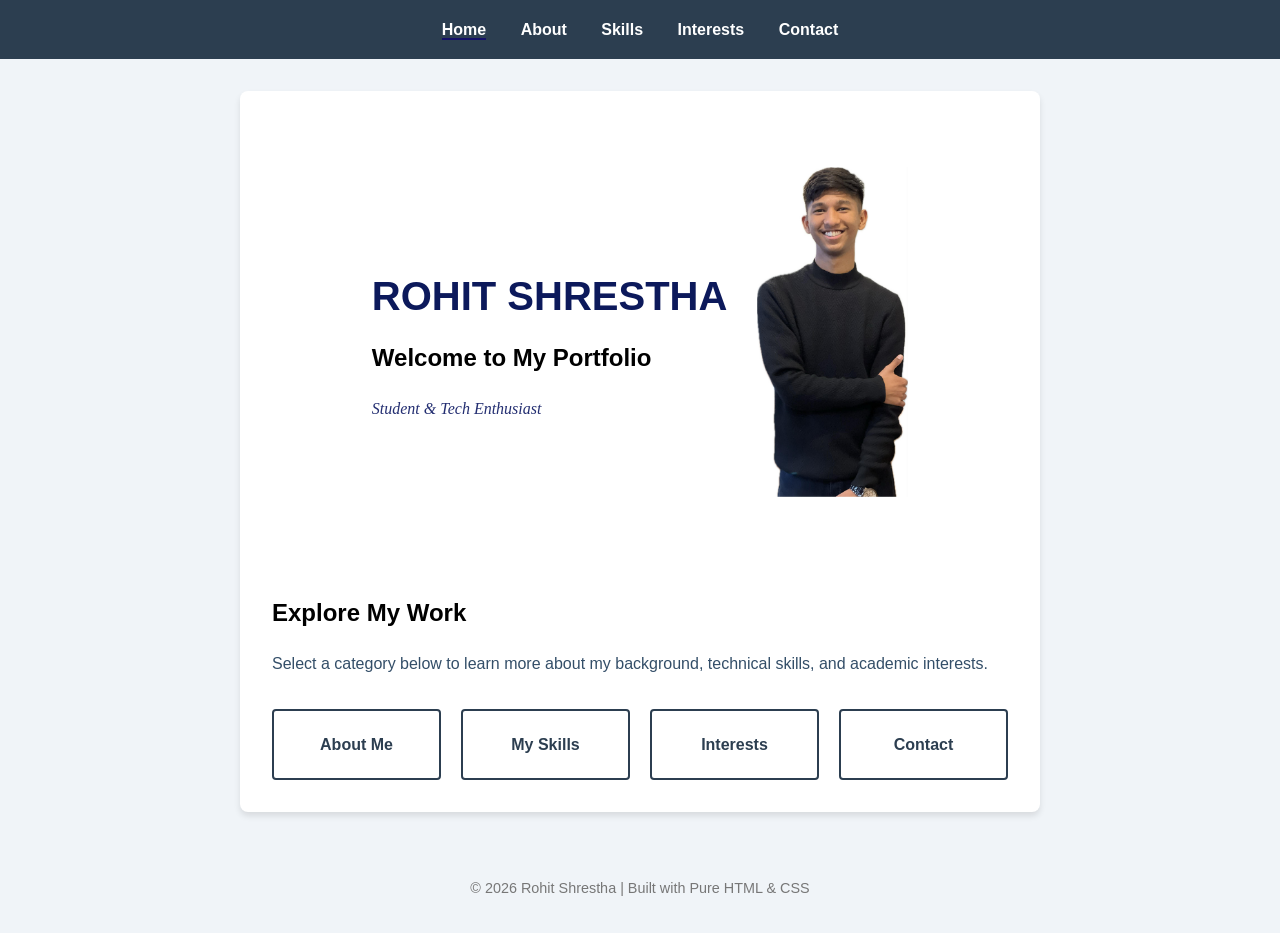
<file: index.html>
<!DOCTYPE html>
<html lang="en">
<head>
    <meta charset="UTF-8">
    <meta name="viewport" content="width=device-width, initial-scale=1.0">
    <title>Home | Portfolio Project</title>
    <link rel="stylesheet" href="style.css">
    
    <style>
        /* Internal CSS for Hero Section */
        .hero {
            text-align: center;
            font-family: cursive;
            padding: 4rem 1rem;
            background: #ffffff;
            color: rgb(13, 25, 99);
            border-color: #450909;
            border-radius: 8px;
            margin-bottom: 2rem;
        }

        .hero h1 {
            color: #0c195b;
            font-size: 2.5rem;
            margin-bottom: 0.5rem;
        }

        .nav-grid {
            display: grid;
            grid-template-columns: repeat(auto-fit, minmax(150px, 1fr));
            gap: 20px;
            margin-top: 2rem;
        }

        .nav-card {
            background: #ffffff;
            border: 2px solid #2c3e50;
            padding: 20px;
            text-align: center;
            text-decoration: none;
            color: #2c3e50;
            font-weight: bold;
            transition: all 0.3s ease;
            border-radius: 4px;
        }

        .nav-card:hover {
            background: #3498db;
            color: white;
            border-color: #3478a5;
            transform: translateY(-5px);
        }
    </style>
</head>
<body>

    <nav>
        <a href="index.html" style="border-bottom: 2px solid rgb(20, 17, 104);">Home</a>
        <a href="about.html">About</a>
        <a href="skills.html">Skills</a>
        <a href="interests.html">Interests</a>
        <a href="contact.html">Contact</a>
    </nav>

    <div class="container">
        <header class="hero" style="display: flex; align-items: center; justify-content: center; gap: 30px; text-align: left;">
    <div>
        <h1>ROHIT SHRESTHA</h1>
        <h2>Welcome to My Portfolio</h2>
        <p style="font-style: italic; opacity: 0.9;">Student & Tech Enthusiast</p>
    </div>

    <img src="ROHIT.PNG" 
         alt="Rohit Shrestha" 
         style="width: auto; 
                height: 330px; /* Adjust this height to control the image size */
                display: block; 
                margin-top: -20px; /* Optional: nudges the image up if it overlaps the border-radius */
                object-fit: contain; /* Ensures the whole photo fits without distortion */">
</header>

        <section>
            <h2>Explore My Work</h2>
            <p>Select a category below to learn more about my background, technical skills, and academic interests.</p>
            
            <div class="nav-grid">
                <a href="about.html" class="nav-card">About Me</a>
                <a href="skills.html" class="nav-card">My Skills</a>
                <a href="interests.html" class="nav-card">Interests</a>
                <a href="contact.html" class="nav-card">Contact</a>
            </div>
        </section>
    </div>

    <footer>
        <p>&copy; 2026 Rohit Shrestha | Built with Pure HTML & CSS</p>
    </footer>

</body>
</html>
</file>
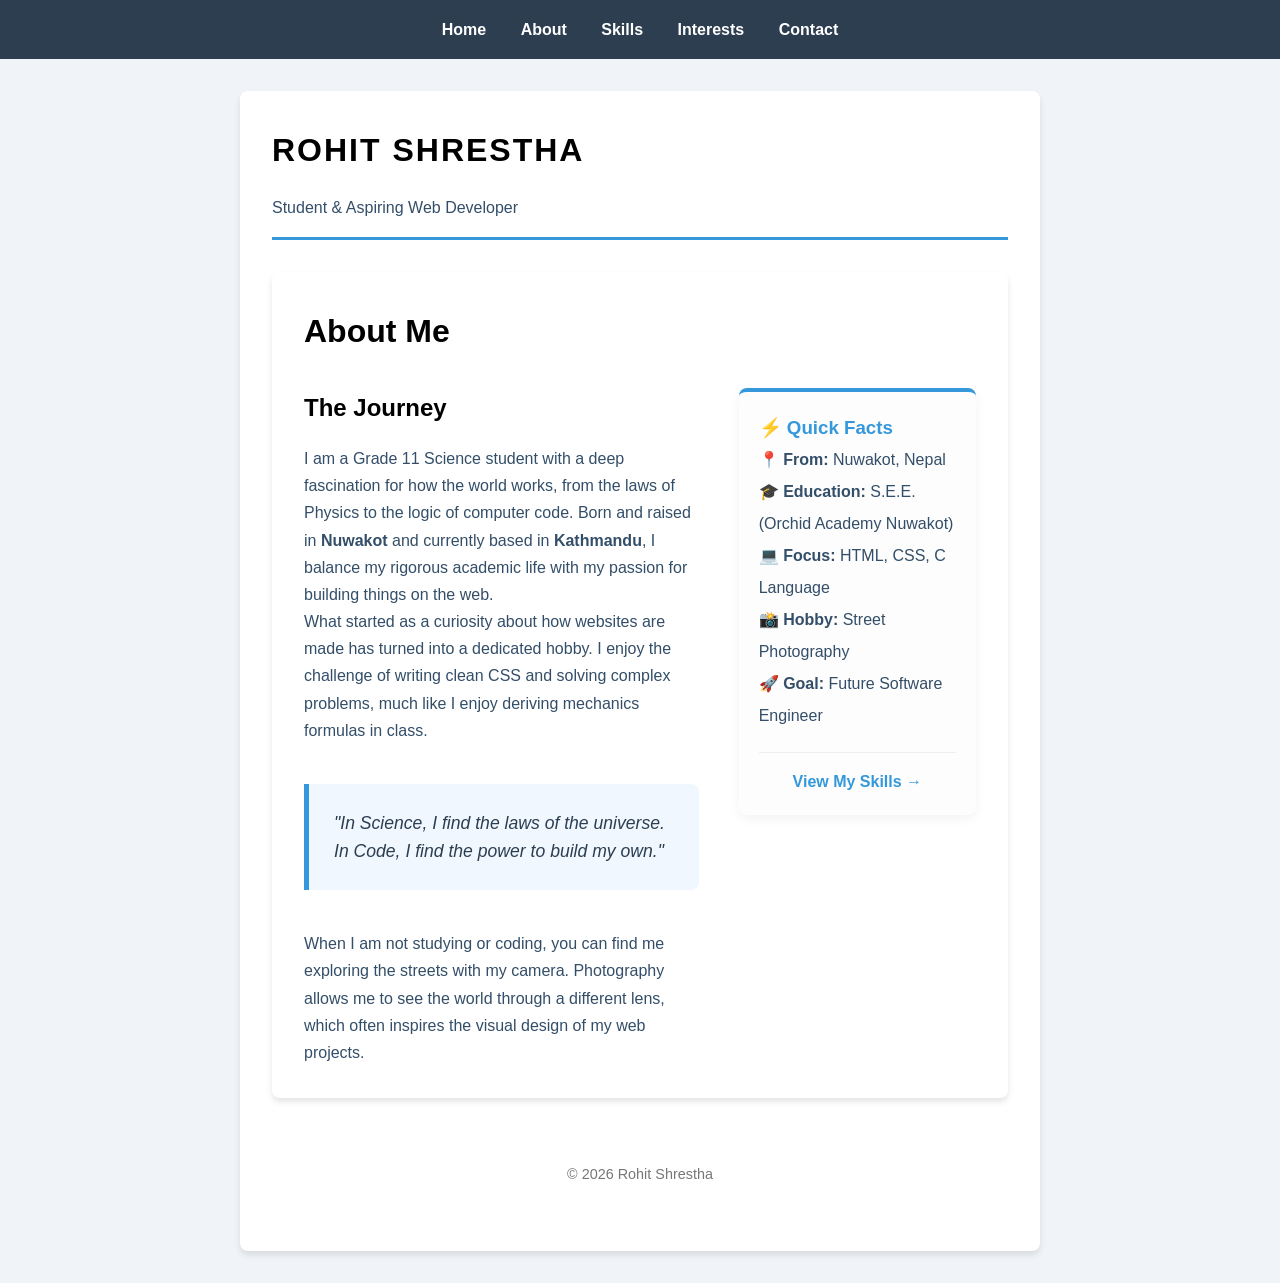
<file: about.html>
<!DOCTYPE html>
<html lang="en">
<head>
    <meta charset="UTF-8">
    <title>About Me | Portfolio</title>
    <link rel="stylesheet" href="style.css">
    <style>
        /* Internal CSS */
        .profile-header {
            border-bottom: 3px solid #3498db;
            padding-bottom: 1rem;
            margin-bottom: 2rem;
        }
    </style>
</head>
<body>
    <nav>
        <a href="index.html">Home</a>
        <a href="about.html">About</a>
        <a href="skills.html">Skills</a>
        <a href="interests.html">Interests</a>
        <a href="contact.html">Contact</a>
    </nav>

    <div class="container">
        <div class="profile-header">
            <h1 style="text-transform: uppercase; letter-spacing: 2px;">Rohit Shrestha</h1>
            <p>Student & Aspiring Web Developer</p>
        </div>
    <div class="container">
    <div class="sub-hero">
        <h1>About Me</h1>
    </div>

    <div class="about-split">
        
        <div class="about-story">
            <h2>The Journey</h2>
            <p>
                I am a Grade 11 Science student with a deep fascination for how the world works, from the laws of Physics to the logic of computer code. Born and raised in <strong>Nuwakot</strong> and currently based in <strong>Kathmandu</strong>, I balance my rigorous academic life with my passion for building things on the web.
            </p>
            <p>
                What started as a curiosity about how websites are made has turned into a dedicated hobby. I enjoy the challenge of writing clean CSS and solving complex problems, much like I enjoy deriving mechanics formulas in class.
            </p>
            
            <div class="philosophy-quote">
                "In Science, I find the laws of the universe. In Code, I find the power to build my own."
            </div>

            <p>
                When I am not studying or coding, you can find me exploring the streets with my camera. Photography allows me to see the world through a different lens, which often inspires the visual design of my web projects.
            </p>
        </div>

        <div class="about-sidebar">
            <h3 style="margin-top: 0; color: #3498db;">⚡ Quick Facts</h3>
            <ul style="list-style: none; padding: 0; line-height: 2;">
                <li>📍 <strong>From:</strong> Nuwakot, Nepal</li>
                <li>🎓 <strong>Education:</strong> S.E.E. (Orchid Academy Nuwakot)</li>
                <li>💻 <strong>Focus:</strong> HTML, CSS, C Language</li>
                <li>📸 <strong>Hobby:</strong> Street Photography</li>
                <li>🚀 <strong>Goal:</strong> Future Software Engineer</li>
            </ul>
            
            <div style="margin-top: 20px; padding-top: 15px; border-top: 1px solid #eee; text-align: center;">
                <a href="skills.html" style="color: #3498db; text-decoration: none; font-weight: bold;">View My Skills &rarr;</a>
            </div>
        </div>

    </div> </div>


    <footer>&copy; 2026 Rohit Shrestha</footer>
</body>
</html>
</file>
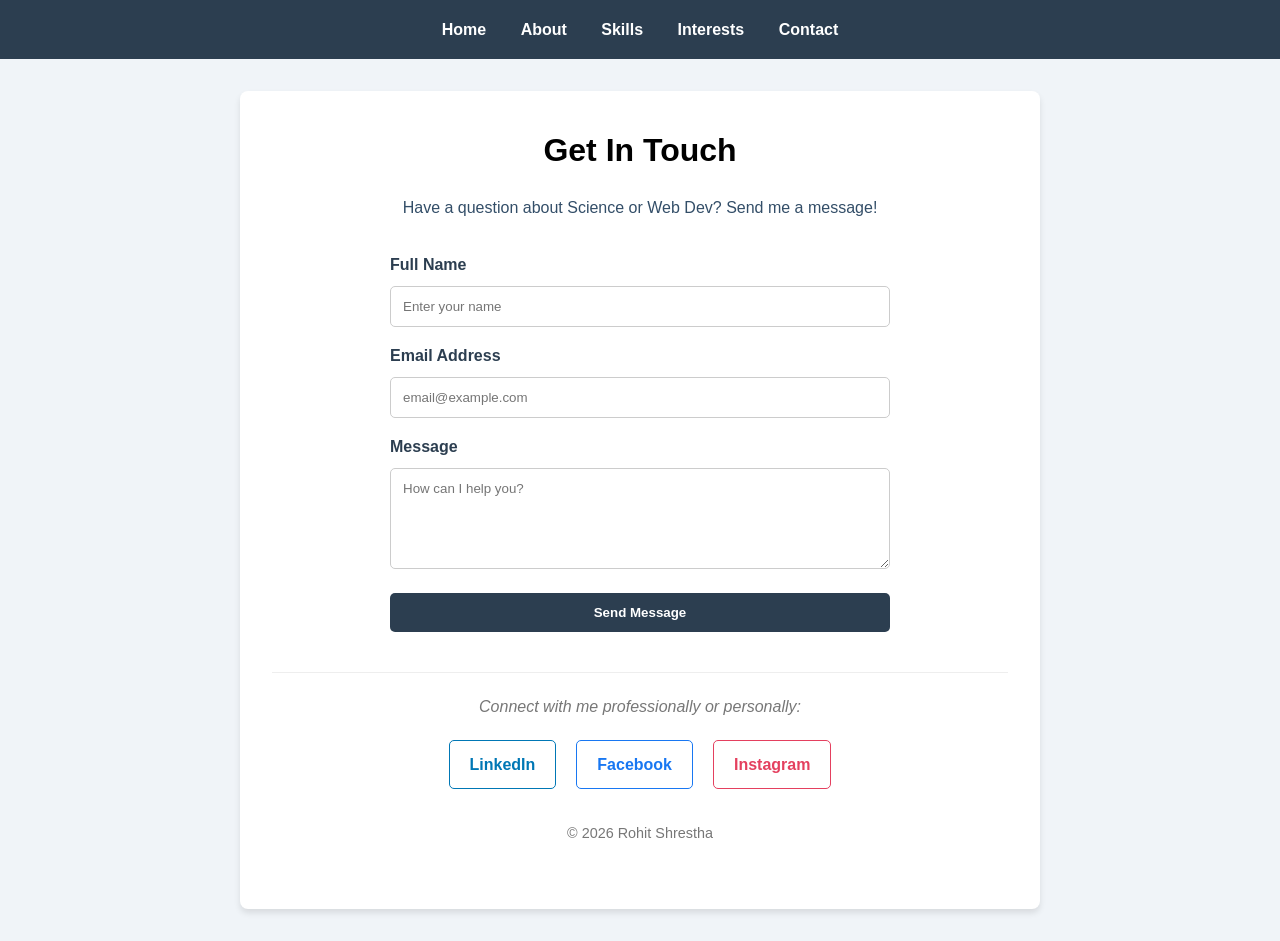
<file: contact.html>
<!DOCTYPE html>
<html lang="en">
<head>
    <meta charset="UTF-8">
    <title>Contact Me</title>
    <link rel="stylesheet" href="style.css">
    <style>
        .form-group {
            margin-bottom: 1.5rem;
        }
        label {
            display: block;
            margin-bottom: 0.5rem;
            font-weight: bold;
        }
        input, textarea {
            width: 100%;
            padding: 0.8rem;
            border: 1px solid #ccc;
            border-radius: 4px;
        }
        button {
            background-color: #2c3e50;
            color: white;
            padding: 10px 20px;
            border: none;
            border-radius: 4px;
            cursor: pointer;
        }
        button:hover {
            background-color: #34495e;
        }
    </style>
</head>
<body>
    <nav>
        <a href="index.html">Home</a>
        <a href="about.html">About</a>
        <a href="skills.html">Skills</a>
        <a href="interests.html">Interests</a>
        <a href="contact.html">Contact</a>
    </nav>

    <div class="container">
    <div style="text-align: center; margin-bottom: 30px;">
        <h1>Get In Touch</h1>
        <p>Have a question about Science or Web Dev? Send me a message!</p>
    </div>

    <form class="contact-form" action="#">
        <div>
            <label for="name">Full Name</label>
            <input type="text" id="name" name="name" placeholder="Enter your name" required>
        </div>

        <div>
            <label for="email">Email Address</label>
            <input type="email" id="email" name="email" placeholder="email@example.com" required>
        </div>

        <div>
            <label for="message">Message</label>
            <textarea id="message" name="message" rows="5" placeholder="How can I help you?" required></textarea>
        </div>

        <button type="submit" class="submit-btn">Send Message</button>
    </form>

<div style="text-align: center; margin-top: 40px; border-top: 1px solid #eee; padding-top: 20px;">
    <p style="color: #777; margin-bottom: 20px; font-style: italic;">Connect with me professionally or personally:</p>
    
    <div class="social-links">
        <a href="https://linkedin.com/in/rohit-s-9b3981362/" class="social-item linkedin" target="_blank">
            LinkedIn
        </a>

        <a href="https://facebook.com/rohitshress" class="social-item facebook" target="_blank">
            Facebook
        </a>
        
        <a href="https://instagram.com/rohitshress" class="social-item instagram" target="_blank">
            Instagram
        </a>
    </div>
</div>

    <footer>&copy; 2026 Rohit Shrestha</footer>
</body>
</html>
</file>
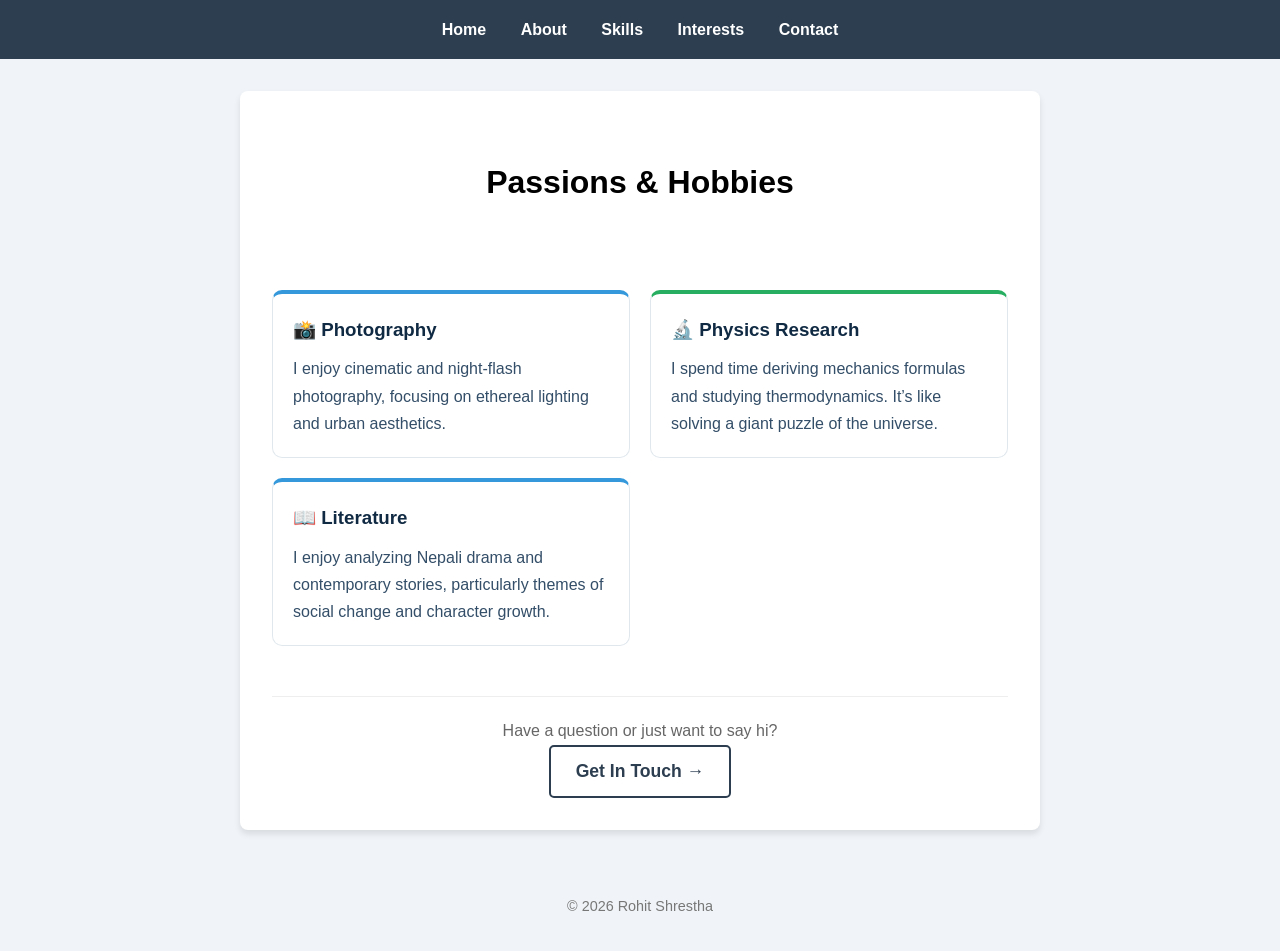
<file: interests.html>
<!DOCTYPE html>
<html lang="en">
<head>
    <meta charset="UTF-8">
    <title>Interests</title>
    <link rel="stylesheet" href="style.css">
</head>
<body>
    <nav>
        <a href="index.html">Home</a>
        <a href="about.html">About</a>
        <a href="skills.html">Skills</a>
        <a href="interests.html">Interests</a>
        <a href="contact.html">Contact</a>
    </nav>

   <div class="container">
    <div class="sub-hero" style="background: #ffffff; color: white; padding: 2rem; text-align: center; border-radius: 8px; margin-bottom: 2rem;">
        <h1>Passions & Hobbies</h1>
    </div>

    <div class="interests-grid">
        <div class="interest-card">
            <h3>📸 Photography</h3>
            <p>I enjoy cinematic and night-flash photography, focusing on ethereal lighting and urban aesthetics.</p>
        </div>

        <div class="interest-card science-theme">
            <h3>🔬 Physics Research</h3>
            <p>I spend time deriving mechanics formulas and studying thermodynamics. It’s like solving a giant puzzle of the universe.</p>
        </div>

        <div class="interest-card">
            <h3>📖 Literature</h3>
            <p>I enjoy analyzing Nepali drama and contemporary stories, particularly themes of social change and character growth.</p>
        </div>
    </div>
    <div style="text-align: center; margin-top: 50px; padding-top: 20px; border-top: 1px solid #eee;">
    <p style="color: #666;">Have a question or just want to say hi?</p>
    <a href="contact.html" style="color: #2c3e50; text-decoration: none; font-weight: bold; font-size: 1.1rem; border: 2px solid #2c3e50; padding: 10px 25px; border-radius: 5px; display: inline-block; transition: 0.3s;">
        Get In Touch &rarr;
    </a>
</div>
</div>

    <footer>&copy; 2026 Rohit Shrestha</footer>
</body>
</html>
</file>
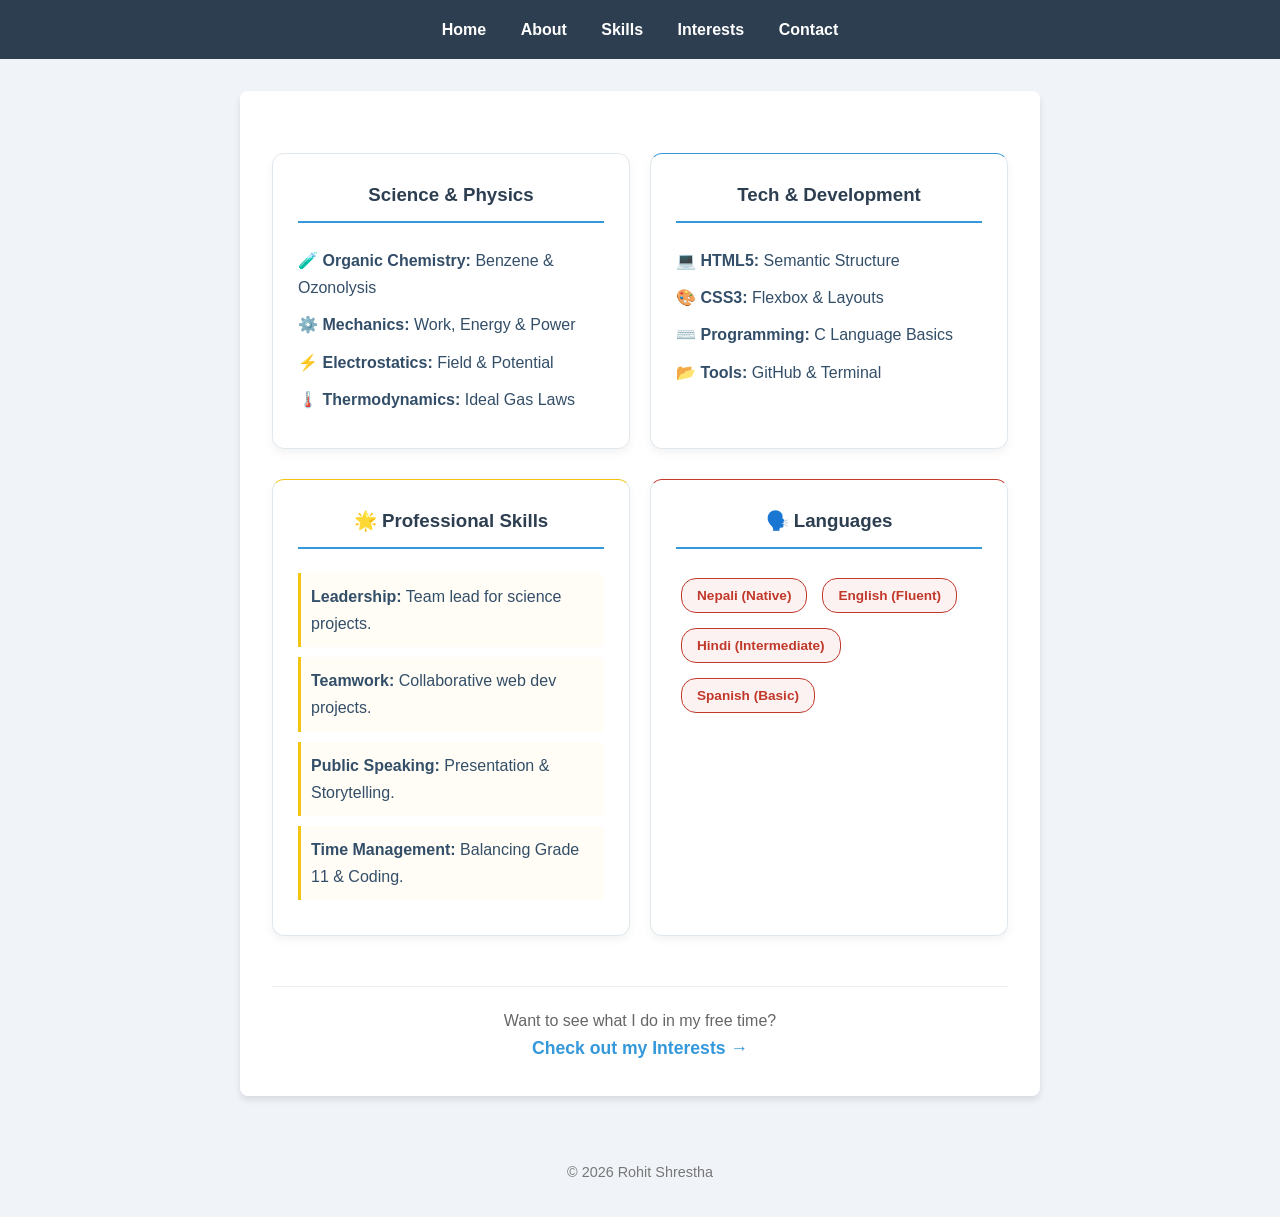
<file: skills.html>
<!DOCTYPE html>
<html lang="en">
<head>
    <meta charset="UTF-8">
    <title>My Skills</title>
    <link rel="stylesheet" href="style.css">
</head>
<body>
    <nav>
        <a href="index.html">Home</a>
        <a href="about.html">About</a>
        <a href="skills.html">Skills</a>
        <a href="interests.html">Interests</a>
        <a href="contact.html">Contact</a>
    </nav>

   <div class="container">
    
    <div class="skills-split">
        <div class="skill-column">
            <h3>Science & Physics</h3>
            <ul style="list-style: none; padding: 0;">
                <li style="margin-bottom: 10px;">🧪 <strong>Organic Chemistry:</strong> Benzene & Ozonolysis</li>
                <li style="margin-bottom: 10px;">⚙️ <strong>Mechanics:</strong> Work, Energy & Power</li>
                <li style="margin-bottom: 10px;">⚡ <strong>Electrostatics:</strong> Field & Potential</li>
                <li style="margin-bottom: 10px;">🌡️ <strong>Thermodynamics:</strong> Ideal Gas Laws</li>
            </ul>
        </div>

        <div class="skill-column" style="border-top-color: #3498db;">
            <h3>Tech & Development</h3>
            <ul style="list-style: none; padding: 0;">
                <li style="margin-bottom: 10px;">💻 <strong>HTML5:</strong> Semantic Structure</li>
                <li style="margin-bottom: 10px;">🎨 <strong>CSS3:</strong> Flexbox & Layouts</li>
                <li style="margin-bottom: 10px;">⌨️ <strong>Programming:</strong> C Language Basics</li>
                <li style="margin-bottom: 10px;">📂 <strong>Tools:</strong> GitHub & Terminal</li>
            </ul>
        </div>
    </div>

    <div style="margin-top: 30px;"></div>

    <div class="skills-split">
        <div class="skill-column" style="border-top-color: #f1c40f;">
            <h3>🌟 Professional Skills</h3>
            <div class="soft-skill-item"><strong>Leadership:</strong> Team lead for science projects.</div>
            <div class="soft-skill-item"><strong>Teamwork:</strong> Collaborative web dev projects.</div>
            <div class="soft-skill-item"><strong>Public Speaking:</strong> Presentation & Storytelling.</div>
            <div class="soft-skill-item"><strong>Time Management:</strong> Balancing Grade 11 & Coding.</div>
        </div>

        <div class="skill-column" style="border-top-color: #c0392b;">
            <h3>🗣️ Languages</h3>
            <div style="display: flex; flex-wrap: wrap; gap: 5px; margin-top: 10px;">
                <span class="lang-badge">Nepali (Native)</span>
                <span class="lang-badge">English (Fluent)</span>
                <span class="lang-badge">Hindi (Intermediate)</span>
                <span class="lang-badge">Spanish (Basic)</span>
            </div>
        </div>
    </div>
    <div style="text-align: center; margin-top: 50px; padding-top: 20px; border-top: 1px solid #eee;">
    <p style="color: #666;">Want to see what I do in my free time?</p>
    <a href="interests.html" style="color: #3498db; text-decoration: none; font-weight: bold; font-size: 1.1rem;">
        Check out my Interests &rarr;
    </a>
</div>

</div>
        </div> </div> <footer>&copy; 2026 Rohit Shrestha</footer>
</body>
</html>
</file>
<file: style.css>
/* General Reset */
* {
    margin: 0;
    padding: 0;
    box-sizing: border-box;
}

body {
    font-family: 'Montserrat', 'Segoe UI', sans-serif;
    line-height: 1.7;
    color: #334e68; /* Slightly softer than pure black */
    background-color: #f0f4f8;
}

h1, h2, h3 {
    font-family: 'Montserrat', sans-serif;
    font-weight: 700;
    color: #102a43;
}

/* Navigation */
nav {
    background: #2c3e50;
    padding: 1rem;
    text-align: center;
}

nav a {
    color: white;
    text-decoration: none;
    margin: 0 15px;
    font-weight: bold;
}

.nav-card {
    transition: all 0.3s ease; /* Makes the movement smooth */
    border: 1px solid #ddd;
}

.nav-card:hover {
    transform: translateY(-8px); /* Lifts the card up */
    box-shadow: 0 10px 20px rgba(0,0,0,0.1); /* Adds a soft shadow */
    border-color: #3498db;
}

/* Container */
.container {
    max-width: 800px;
    margin: 2rem auto;
    padding: 2rem;
    background: white;
    border-radius: 8px;
    box-shadow: 0 4px 6px rgba(0,0,0,0.1);
}

h1, h2 {
    color: #000000;
    margin-bottom: 1rem;
}

footer {
    text-align: center;
    padding: 2rem;
    font-size: 0.9rem;
    color: #777;
}
/* Split Layout for About Page */
.about-split {
    display: flex;
    gap: 40px;
    margin-top: 30px;
    align-items: flex-start;
}

.about-story {
    flex: 2; /* Takes up more space for the text */
}

.about-sidebar {
    flex: 1; /* Narrower sidebar for facts */
    background: #fdfdfd;
    padding: 20px;
    border-radius: 8px;
    border-top: 4px solid #3498db;
    box-shadow: 0 4px 12px rgba(0,0,0,0.05);
}

/* Philosophy Quote Styling */
.philosophy-quote {
    font-style: italic;
    border-left: 5px solid #3498db;
    padding: 25px;
    margin: 40px 0;
    background: #f0f7ff;
    color: #2c3e50;
    font-size: 1.1rem;
    line-height: 1.6;
    border-radius: 0 8px 8px 0;
}

/* Responsive fix for mobile */
@media (max-width: 768px) {
    .about-split {
        flex-direction: column;
    }
}
.skill-grid {
    display: flex;
    flex-wrap: wrap;
    gap: 10px;
    margin-top: 20px;
}

.skill-tag {
    background: #f0f4f8;
    border: 1px solid #3498db;
    color: #2c3e50;
    padding: 8px 15px;
    border-radius: 20px;
    font-weight: bold;
    font-size: 0.9rem;
}

/* The Main Wrapper for the Split Layout */
.skills-split {
    display: flex;
    flex-direction: row; /* Side by side */
    gap: 20px;
    margin-top: 30px;
}

/* Individual Column Styling */
.skill-column {
    flex: 1; /* Makes both columns equal width */
    background: #ffffff;
    padding: 25px;
    border-radius: 12px;
    border: 1px solid #e1e8ed;
    box-shadow: 0 4px 10px rgba(0,0,0,0.05);
    transition: transform 0.3s ease;
}

.skill-column:hover {
    transform: translateY(-5px);
    border-color: #3498db;
}

.skill-column h3 {
    text-align: center;
    color: #2c3e50;
    margin-bottom: 1.5rem;
    border-bottom: 2px solid #3498db;
    padding-bottom: 10px;
}
/* Language Badge Styling */
.lang-badge {
    display: inline-block;
    background: #fdf2f2;
    color: #c0392b;
    border: 1px solid #c0392b;
    padding: 5px 15px;
    border-radius: 15px;
    font-size: 0.85rem;
    margin: 5px;
    font-weight: bold;
}

.soft-skill-item {
    padding: 10px;
    border-left: 3px solid #f1c40f; /* Yellow for leadership/soft skills */
    background: #fffdf5;
    margin-bottom: 10px;
    border-radius: 0 5px 5px 0;
}

/* For Mobile: Stack columns vertically if screen is small */
@media (max-width: 600px) {
    .skills-split {
        flex-direction: column;
    }
}
/* Interest Card Grid */
.interests-grid {
    display: grid;
    grid-template-columns: repeat(auto-fit, minmax(250px, 1fr));
    gap: 20px;
    margin-top: 20px;
}

.interest-card {
    background: #fff;
    border: 1px solid #e1e8ed;
    padding: 20px;
    border-radius: 10px;
    border-top: 4px solid #3498db;
    transition: transform 0.3s ease;
}

.interest-card:hover {
    transform: translateY(-5px);
    box-shadow: 0 5px 15px rgba(0,0,0,0.1);
}

.interest-card h3 {
    margin-bottom: 10px;
    display: flex;
    align-items: center;
    gap: 10px;
}

/* Special styling for Science Card */
.science-theme {
    border-top-color: #27ae60;
}
/* Form Styling */
.contact-form {
    max-width: 500px;
    margin: 0 auto;
    display: flex;
    flex-direction: column;
    gap: 15px;
}

.contact-form label {
    font-weight: bold;
    color: #2c3e50;
}

.contact-form input, 
.contact-form textarea {
    width: 100%;
    padding: 12px;
    border: 1px solid #ccc;
    border-radius: 5px;
    font-family: inherit;
}

.contact-form input:focus, 
.contact-form textarea:focus {
    outline: none;
    border-color: #3498db;
    box-shadow: 0 0 5px rgba(52, 152, 219, 0.3);
}

.submit-btn {
    background: #2c3e50;
    color: white;
    padding: 12px;
    border: none;
    border-radius: 5px;
    font-weight: bold;
    cursor: pointer;
    transition: background 0.3s;
}

.submit-btn:hover {
    background: #3498db;
}
/* Social Media Section */
.social-links {
    display: flex;
    justify-content: center;
    gap: 20px;
    margin-top: 15px;
}

.social-item {
    text-decoration: none;
    font-weight: bold;
    padding: 10px 20px;
    border-radius: 5px;
    transition: all 0.3s ease;
    display: flex;
    align-items: center;
    gap: 8px;
}

/* Facebook Brand Color */
.facebook {
    color: #1877F2;
    border: 1px solid #1877F2;
}
.facebook:hover {
    background: #1877F2;
    color: white;
}

/* Instagram Brand Color */
.instagram {
    color: #E4405F;
    border: 1px solid #E4405F;
}
.instagram:hover {
    background: #E4405F;
    color: white;
}
/* LinkedIn Brand Color */
.linkedin {
    color: #0077B5;
    border: 1px solid #0077B5;
}

.linkedin:hover {
    background: #0077B5;
    color: white;
}
</file>
